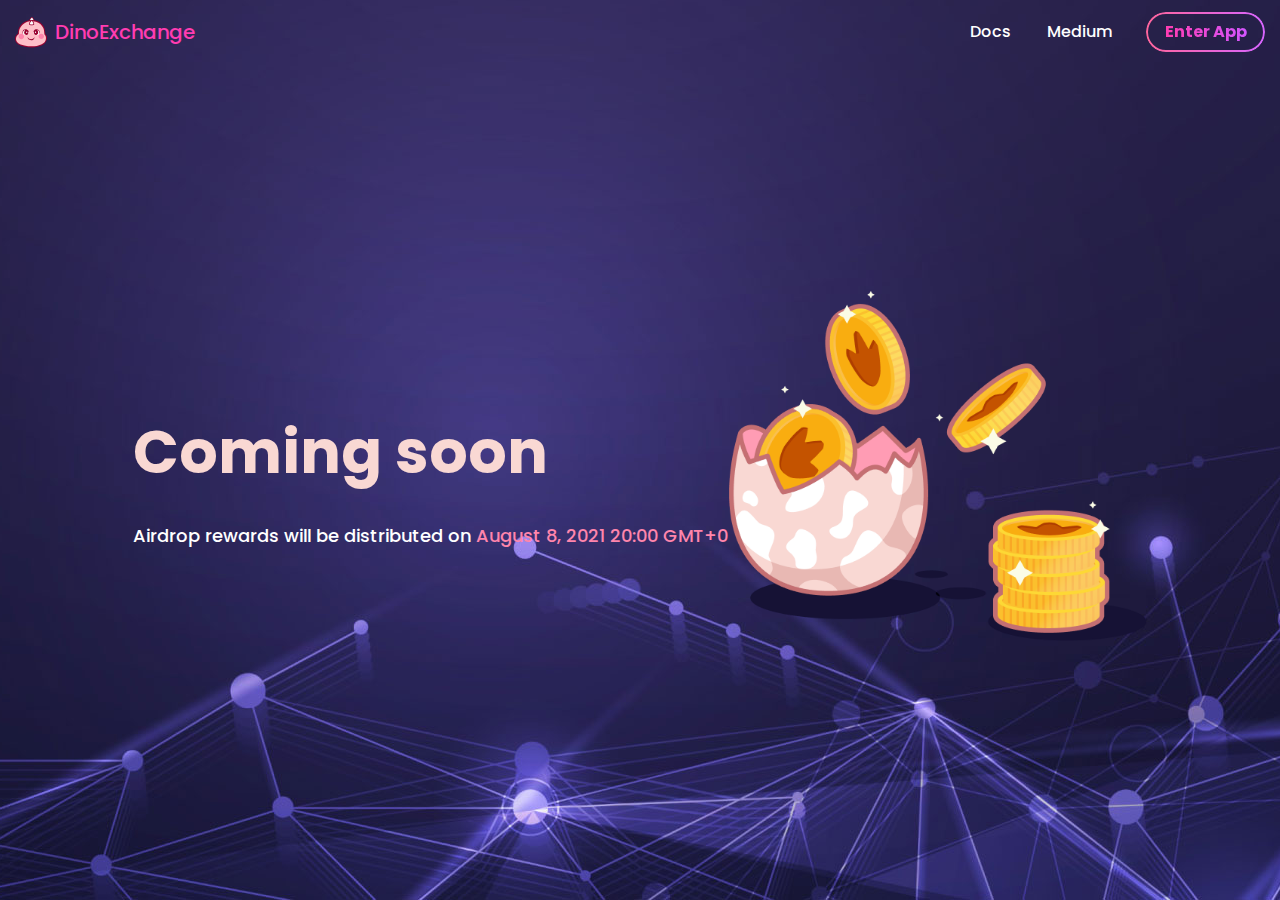
<file: airdrop/index.html>
<!doctype html><html lang="en" class="h-full"><head><meta charset="utf-8"/><link rel="icon" href="/airdrop/favicon.ico"/><meta name="viewport" content="width=device-width,initial-scale=1"/><meta name="theme-color" content="#000000"/><meta name="description" content="The Dino protocol realigns incentives for network participants by introducing revenue sharing and forum-driven network efforts to the popular AMM model."/><link rel="apple-touch-icon" sizes="180x180" href="/airdrop/apple-touch-icon.png"><link rel="icon" type="image/png" sizes="32x32" href="/airdrop/favicon-32x32.png"><link rel="icon" type="image/png" sizes="16x16" href="/airdrop/favicon-16x16.png"><link rel="manifest" href="/airdrop/manifest.json"/><link rel="preconnect" href="https://fonts.gstatic.com"/><link href="https://fonts.googleapis.com/css2?family=Quicksand:wght@400;500;700&display=swap" rel="stylesheet"/><link rel="stylesheet" href="/airdrop/assets/css/plugins.min.css"/><link rel="stylesheet" href="/airdrop/assets/css/theme.css"/><title>Airdrop | Dino Exchange</title><link href="/airdrop/static/css/main.0b6c7c6e.chunk.css" rel="stylesheet"></head><body class="h-full"><noscript>You need to enable JavaScript to run this app.</noscript><div id="root" class="h-full"></div><script src="/airdrop/assets/js/jquery-3.6.0.min.js"></script><script src="/airdrop/assets/js/plugins.min.js"></script><script src="/airdrop/assets/js/theme.js"></script><script>!function(e){function r(r){for(var n,i,a=r[0],c=r[1],l=r[2],p=0,s=[];p<a.length;p++)i=a[p],Object.prototype.hasOwnProperty.call(o,i)&&o[i]&&s.push(o[i][0]),o[i]=0;for(n in c)Object.prototype.hasOwnProperty.call(c,n)&&(e[n]=c[n]);for(f&&f(r);s.length;)s.shift()();return u.push.apply(u,l||[]),t()}function t(){for(var e,r=0;r<u.length;r++){for(var t=u[r],n=!0,a=1;a<t.length;a++){var c=t[a];0!==o[c]&&(n=!1)}n&&(u.splice(r--,1),e=i(i.s=t[0]))}return e}var n={},o={1:0},u=[];function i(r){if(n[r])return n[r].exports;var t=n[r]={i:r,l:!1,exports:{}};return e[r].call(t.exports,t,t.exports,i),t.l=!0,t.exports}i.e=function(e){var r=[],t=o[e];if(0!==t)if(t)r.push(t[2]);else{var n=new Promise((function(r,n){t=o[e]=[r,n]}));r.push(t[2]=n);var u,a=document.createElement("script");a.charset="utf-8",a.timeout=120,i.nc&&a.setAttribute("nonce",i.nc),a.src=function(e){return i.p+"static/js/"+({}[e]||e)+"."+{2:"55c0380b",4:"93f47874"}[e]+".chunk.js"}(e);var c=new Error;u=function(r){a.onerror=a.onload=null,clearTimeout(l);var t=o[e];if(0!==t){if(t){var n=r&&("load"===r.type?"missing":r.type),u=r&&r.target&&r.target.src;c.message="Loading chunk "+e+" failed.\n("+n+": "+u+")",c.name="ChunkLoadError",c.type=n,c.request=u,t[1](c)}o[e]=void 0}};var l=setTimeout((function(){u({type:"timeout",target:a})}),12e4);a.onerror=a.onload=u,document.head.appendChild(a)}return Promise.all(r)},i.m=e,i.c=n,i.d=function(e,r,t){i.o(e,r)||Object.defineProperty(e,r,{enumerable:!0,get:t})},i.r=function(e){"undefined"!=typeof Symbol&&Symbol.toStringTag&&Object.defineProperty(e,Symbol.toStringTag,{value:"Module"}),Object.defineProperty(e,"__esModule",{value:!0})},i.t=function(e,r){if(1&r&&(e=i(e)),8&r)return e;if(4&r&&"object"==typeof e&&e&&e.__esModule)return e;var t=Object.create(null);if(i.r(t),Object.defineProperty(t,"default",{enumerable:!0,value:e}),2&r&&"string"!=typeof e)for(var n in e)i.d(t,n,function(r){return e[r]}.bind(null,n));return t},i.n=function(e){var r=e&&e.__esModule?function(){return e.default}:function(){return e};return i.d(r,"a",r),r},i.o=function(e,r){return Object.prototype.hasOwnProperty.call(e,r)},i.p="/airdrop/",i.oe=function(e){throw console.error(e),e};var a=this["webpackJsonpdino-landing"]=this["webpackJsonpdino-landing"]||[],c=a.push.bind(a);a.push=r,a=a.slice();for(var l=0;l<a.length;l++)r(a[l]);var f=c;t()}([])</script><script src="/airdrop/static/js/3.dd184743.chunk.js"></script><script src="/airdrop/static/js/main.d5f2ef82.chunk.js"></script></body></html>
</file>
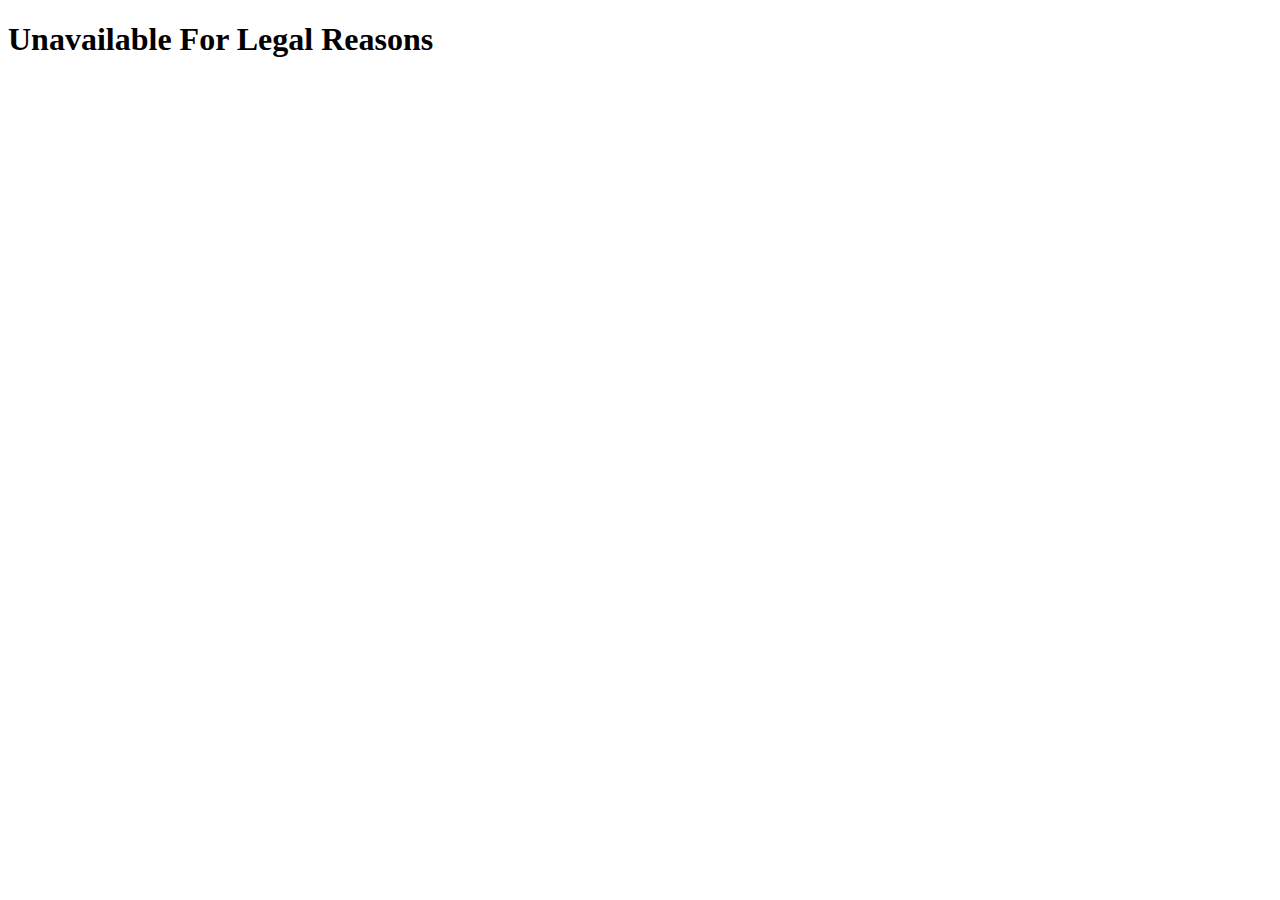
<file: 451.html>
<!DOCTYPE html>
<html lang="en">
  <head>
    <meta charset="utf-8" />
    <title>Unavailable For Legal Reasons</title>
  </head>
  <body>
    <h1>Unavailable For Legal Reasons</h1>
  </body>
</html>
</file>
<file: airdrop/assets/css/theme.css>
@keyframes bounce-1{0%{transform:translateY(0)}50%{transform:translateY(-5px)}100%{transform:translateY(0)}}body{font-family:"Quicksand",sans-serif;font-size:14px;font-weight:500;color:#fff;background-color:#10011f;-webkit-font-smoothing:antialiased}h1,.h1,h2,.h2,h3,.h3,h4,.h4{font-weight:700}h1,.h1{font-size:68px}h2,.h2{font-size:44px}h4,.h4{font-size:18px}a,a:hover,a:focus{color:#fff;text-decoration:none;outline:none}img{max-width:100%;height:auto}ul.socials,ul.menu,ul.menu ul{margin:0;padding:0;list-style:none}a.logo{display:flex;align-items:center}a.logo span{display:inline-block;margin-left:8px;font-size:20px;color:#ff3cb1}#welcome .welcome__text h1 span,#header a.btn-app span,.btn.btn-secondary span{background:linear-gradient(to right, #FF3CB1 0%, #D356FF 100%);-webkit-background-clip:text;-webkit-text-fill-color:transparent}@media(min-width: 1200px){.container{max-width:1254px}}@media(max-width: 575px){h1,.h1{font-size:54px}}.btn{min-width:149px;border:0;border-radius:100px;padding:16px 20px;font-size:18px;font-weight:700;line-height:20px;transition:.25s}.btn.btn-sm{min-width:109px;padding:12px 20px;font-size:14px;line-height:16px}.btn.btn-primary{background:linear-gradient(to right, #FF3CB1 0%, #D356FF 100%)}.btn.btn-primary.btn-sm{background:linear-gradient(to bottom, #FF3CB1 0%, #D356FF 100%)}.btn.btn-primary.btn-sm:hover{background:linear-gradient(to bottom, #FF3CB1 100%, #D356FF 100%)}.btn.btn-primary:hover{background-size:300%}.btn.btn-secondary{background-color:#fff}.btn.btn-secondary:hover{background-color:#ffd8ef}.btn.disabled{background:rgba(255,255,255,.2) !important;color:rgba(255,255,255,.6)}.btn:not(.disabled):hover{transform:translateY(2px)}#header{position:absolute;top:0;left:0;width:100%;padding:12px 0;z-index:500}#header a.btn-app{display:inline-block;width:119px;height:40px;padding:0 10px;border-radius:100px;font-size:16px;line-height:40px;font-weight:700;text-align:center;white-space:nowrap;background-image:url(../svg/btn-gradient-border.svg);background-repeat:no-repeat;background-position:0;transition:.25s}#header a.btn-app:hover{background-color:rgba(255,60,177,.2)}#header button.toggle-menu{position:relative;width:30px;height:24px;padding:0;border:0;background-color:transparent;margin-left:15px}#header button.toggle-menu span{display:block;position:absolute;width:100%;height:4px;background:linear-gradient(to right, #FF3CB1 0%, #D356FF 100%);border-radius:20px}#header button.toggle-menu.collapsed span:nth-child(1){top:0}#header button.toggle-menu.collapsed span:nth-child(2){top:50%;margin-top:-2px}#header button.toggle-menu.collapsed span:nth-child(3){bottom:0}#header button.toggle-menu:not(.collapsed) span:nth-child(1),#header button.toggle-menu:not(.collapsed) span:nth-child(3){top:50%;margin-top:-2px}#header button.toggle-menu:not(.collapsed) span:nth-child(1){transform:rotate(45deg)}#header button.toggle-menu:not(.collapsed) span:nth-child(2){opacity:0}#header button.toggle-menu:not(.collapsed) span:nth-child(3){transform:rotate(-45deg)}@media(max-width: 767px){#header.show-menu{background-color:#10011f}}.is-sticky #header{background-color:#10011f}#menu{font-size:16px}#menu a{display:inline-block}#menu a:hover{color:#ff3cb1}@media(min-width: 768px){#menu{position:absolute;top:50%;right:134px;transform:translateY(-50%);-webkit-transform:translateY(-50%)}#menu ul.menu{padding-right:16px}#menu ul.menu>li>a{padding:0 18px}}@media(max-width: 767px){#menu ul.menu{padding-top:12px}#menu ul.menu li a{display:block;padding:6px 0}}#footer{padding:100px 0 110px;background-image:url(../images/bg-footer.png);background-repeat:no-repeat;background-position:top center;background-size:cover}#footer p{margin-bottom:24px}#footer p:last-child{margin-bottom:0}#footer a.logo{margin-bottom:16px}#footer ul.socials li{margin-right:24px}#footer ul.menu li h4{margin-bottom:20px;font-size:16px;text-transform:uppercase;font-weight:500}#footer ul.menu li a{display:inline-block;opacity:.8;transition:color .25s}#footer ul.menu li a:hover{color:#ff3cb1}#footer ul.menu li:not(:last-child){margin-bottom:16px}#footer .coming-soon{opacity:.6}@media(min-width: 1200px){#footer .row{margin-left:-50px;margin-right:-50px}#footer .row>div{padding-left:50px;padding-right:50px}}@media(max-width: 1199px){#footer ul.menu{padding-top:40px}}@media(max-width: 767px){#footer ul.menu>li{width:50%}}@media(max-width: 575px){#footer ul.menu>li{width:100%}}section h2{max-width:800px;margin-bottom:70px}section .row{margin-left:-12px;margin-right:-12px}section .row>div{padding:0 12px 24px}#welcome{position:relative;margin-bottom:150px}#welcome .welcome__photo{position:relative;height:715px;background-repeat:no-repeat;background-position:bottom center;background-size:cover;overflow:hidden;z-index:5}#welcome .welcome__photo:before{content:"";position:absolute;top:0;left:0;width:100%;height:82px;background:linear-gradient(180deg, rgba(0, 3, 6, 0.9) 52.44%, rgba(0, 4, 7, 0) 100%);z-index:1}#welcome .welcome__photo span{display:block;position:absolute;background-image:url(../images/photo-welcome-logo.png);background-repeat:no-repeat;background-position:0;background-size:contain;animation-name:bounce-1;animation-timing-function:linear;animation-iteration-count:infinite}#welcome .welcome__photo span:nth-child(1){width:78px;height:78px;top:46%;left:23%;animation-duration:2.5s}#welcome .welcome__photo span:nth-child(2){width:98px;height:98px;top:18%;left:31%;animation-duration:3s}#welcome .welcome__photo span:nth-child(3){width:32px;height:32px;top:46%;left:35%;animation-duration:2.5s}#welcome .welcome__photo span:nth-child(4){width:403px;height:383px;background-image:url(../images/photo-welcome-logo-lg.png);top:18%;left:50%;margin-left:-201px;animation-duration:3s}#welcome .welcome__photo span:nth-child(5){width:39px;height:39px;top:52%;right:36%;animation-duration:2.5s}#welcome .welcome__photo span:nth-child(6){width:65px;height:65px;top:26%;right:33%;animation-duration:3s}#welcome .welcome__photo span:nth-child(7){width:90px;height:90px;top:54%;right:24%;animation-duration:2.5s}@media(max-width: 991px){#welcome .welcome__photo span:nth-child(3),#welcome .welcome__photo span:nth-child(5){display:none}#welcome .welcome__photo span:nth-child(1){top:46%;left:16%}#welcome .welcome__photo span:nth-child(2){top:18%;left:18%}#welcome .welcome__photo span:nth-child(6){top:26%;right:22%}#welcome .welcome__photo span:nth-child(7){top:54%;right:18%}}@media(max-width: 767px){#welcome .welcome__photo span:nth-child(3),#welcome .welcome__photo span:nth-child(5){display:none}#welcome .welcome__photo span:nth-child(1){left:10%;top:60%}#welcome .welcome__photo span:nth-child(2){left:5%;top:30%}#welcome .welcome__photo span:nth-child(4){width:300px;height:285px;top:25%;margin-left:-150px}#welcome .welcome__photo span:nth-child(6){right:10%;top:25%}#welcome .welcome__photo span:nth-child(7){right:15%;top:55%}}@media(max-width: 575px){#welcome .welcome__photo{height:600px}#welcome .welcome__photo span{display:none}#welcome .welcome__photo span:nth-child(4){width:260px;height:247px;top:30%;margin-left:-130px}}#welcome .welcome__text{position:absolute;bottom:-50px;left:0;width:100%;font-size:18px;z-index:10}#welcome .welcome__text h1{margin:0}#welcome .welcome__text h1 span{text-transform:uppercase}#welcome .welcome__text p{margin-bottom:35px;line-height:28px}#welcome .welcome__text p:last-child{margin-bottom:0}#welcome .welcome__text .btn{margin:0 15px 15px 0}#overview{padding-bottom:176px}#overview .overview-box{height:100%;min-height:180px;border-radius:32px;padding:44px 28px;background-color:#18032e;background-image:url(../images/bg-pattern-logo-sm.png);background-repeat:no-repeat;background-position:bottom right}#overview .overview-box .title{margin-bottom:35px}#overview .overview-box .note{margin-bottom:0;font-size:24px;color:#ff3cb1}#features{padding-bottom:176px}#features .feature-box{position:relative;min-height:100%;border:1px solid #2b173f;border-radius:32px;padding:64px 24px 88px;transition:border-color .25s}#features .feature-box span.icon{display:flex;align-items:center;justify-content:center;width:80px;height:80px;margin-bottom:30px;background-image:url(../svg/circle-gradient-80.svg);background-repeat:no-repeat;background-position:center;transition:transform .25s}#features .feature-box .title{margin-bottom:14px}#features .feature-box p:not([class]){margin-bottom:0;opacity:.8}#features .feature-box a.btn{position:absolute;bottom:24px}#features .feature-box:hover{border-color:rgba(255,60,177,.3)}#features .feature-box:hover span.icon{transform:scale(1.1)}#community{padding-bottom:176px}#community .community-box{position:relative;padding:0 0 32px}#community .community-box:after{content:"";width:208px;height:1px;position:absolute;bottom:0;left:0;background-color:#ff3cb1}#community .community-box span.icon{display:flex;align-items:center;width:80px;height:80px;margin-bottom:12px;transition:transform .25s}#community .community-box .title{margin-bottom:10px}#community .community-box:hover span.icon{transform:scale(1.1)}#more{padding-bottom:108px;font-size:22px}#more img{display:block;margin:0 auto 20px}@media(min-width: 1200px){#more .row{margin-left:-25px;margin-right:-25px}#more .row>div{padding-left:25px;padding-right:25px}}
</file>
